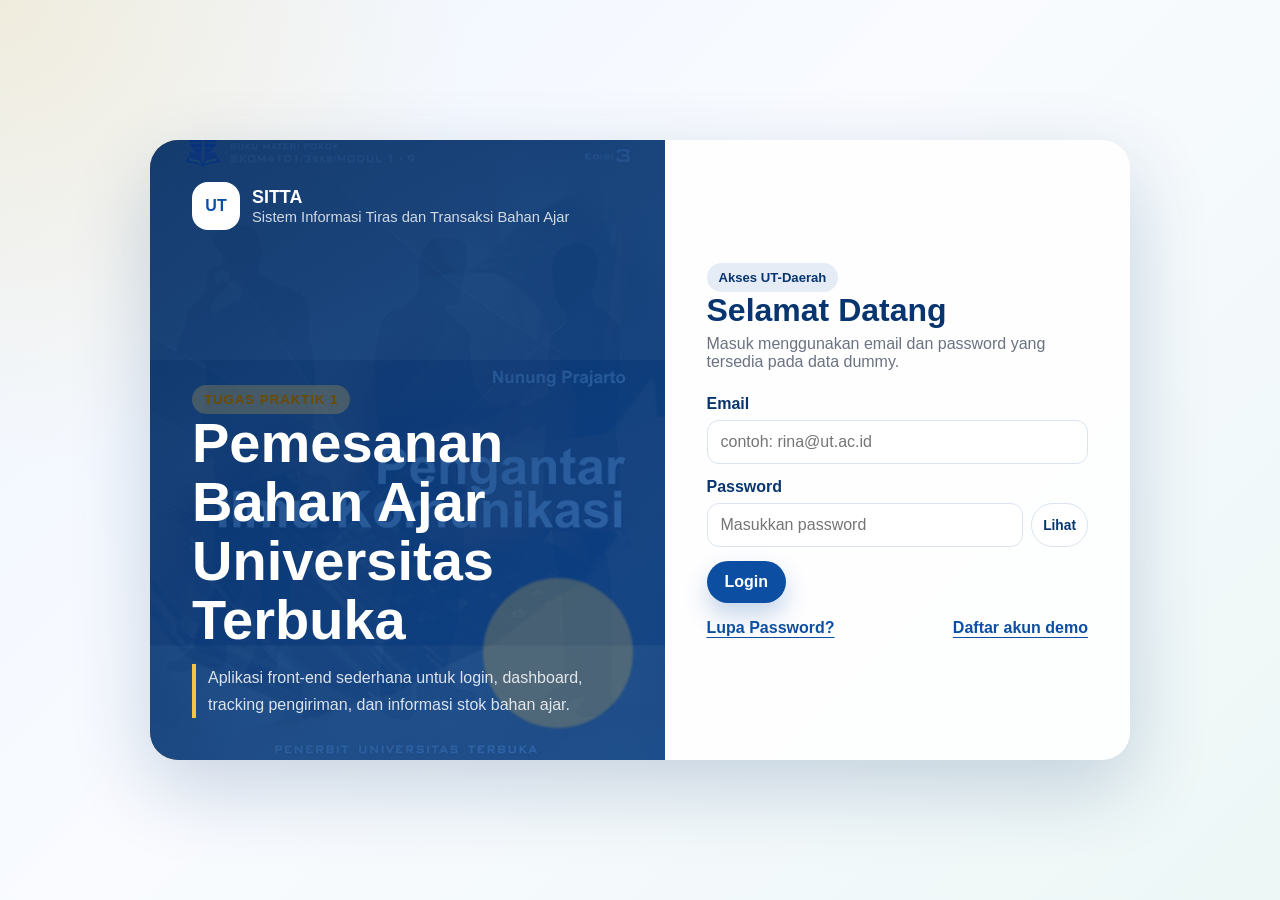
<file: index.html>
<!DOCTYPE html>
<html lang="id">
<head>
  <meta charset="UTF-8">
  <meta name="viewport" content="width=device-width, initial-scale=1.0">
  <meta name="description" content="Halaman login aplikasi pemesanan bahan ajar SITTA Universitas Terbuka.">
  <title>Login | SITTA Bahan Ajar UT</title>
  <link rel="stylesheet" href="css/style.css">

  <style>
    .login-note {
      border-left: 4px solid #f6c343;
      padding-left: 12px;
    }
  </style>
</head>
<body class="auth-page" data-page="login">
  <a class="skip-link" href="#kontenUtama">Lewati ke konten utama</a>

  <main id="kontenUtama" class="auth-shell" aria-label="Halaman login SITTA">
    <section class="auth-hero" aria-labelledby="judulAplikasi">
      <div class="brand" aria-label="Identitas aplikasi">
        <div class="brand-mark">UT</div>
        <div class="brand-text">
          <strong>SITTA</strong>
          <span>Sistem Informasi Tiras dan Transaksi Bahan Ajar</span>
        </div>
      </div>

      <div class="auth-copy">
        <span class="badge badge-warning" style="letter-spacing: 0.08em;">TUGAS PRAKTIK 1</span>
        <h1 id="judulAplikasi">Pemesanan Bahan Ajar Universitas Terbuka</h1>
        <p class="login-note">
          Aplikasi front-end sederhana untuk login, dashboard, tracking pengiriman, dan informasi stok bahan ajar.
        </p>
      </div>
    </section>

    <section class="auth-panel" aria-labelledby="judulLogin">
      <span class="badge">Akses UT-Daerah</span>
      <h2 id="judulLogin">Selamat Datang</h2>
      <p>Masuk menggunakan email dan password yang tersedia pada data dummy.</p>

      <form id="loginForm" novalidate>
        <div class="form-group">
          <label for="email">Email</label>
          <input type="email" id="email" name="email" placeholder="contoh: rina@ut.ac.id" autocomplete="email" required>
        </div>

        <div class="form-group">
          <label for="password">Password</label>
          <div class="password-row">
            <input type="password" id="password" name="password" placeholder="Masukkan password" autocomplete="current-password" required>
            <button class="btn btn-outline btn-small" type="button" id="togglePassword">Lihat</button>
          </div>
        </div>

        <button class="btn btn-primary" type="submit">Login</button>
      </form>

      <div class="login-links" aria-label="Aksi login tambahan">
        <button class="link-button" type="button" data-open-modal="modalLupa">Lupa Password?</button>
        <button class="link-button" type="button" data-open-modal="modalDaftar">Daftar akun demo</button>
      </div>
    </section>
  </main>

  <div class="modal-backdrop" id="modalLupa" role="dialog" aria-modal="true" aria-hidden="true" aria-labelledby="judulLupa">
    <div class="modal">
      <div class="modal-header">
        <h2 id="judulLupa">Lupa Password</h2>
        <button class="modal-close" type="button" data-close-modal aria-label="Tutup modal">×</button>
      </div>
      <div class="modal-body">
        <p>Masukkan email UT. Pada demo ini sistem hanya mengecek apakah email ada di data dummy.</p>
        <form id="forgotForm" novalidate>
          <div class="form-group">
            <label for="forgotEmail">Email UT</label>
            <input type="email" id="forgotEmail" placeholder="nama@ut.ac.id" required>
          </div>
          <button class="btn btn-primary" type="submit">Cek Email</button>
        </form>
      </div>
    </div>
  </div>

  <div class="modal-backdrop" id="modalDaftar" role="dialog" aria-modal="true" aria-hidden="true" aria-labelledby="judulDaftar">
    <div class="modal">
      <div class="modal-header">
        <h2 id="judulDaftar">Daftar Akun Demo</h2>
        <button class="modal-close" type="button" data-close-modal aria-label="Tutup modal">×</button>
      </div>
      <div class="modal-body">
        <p>Form ini mensimulasikan pendaftaran. Data hanya tersimpan sementara saat halaman belum di-refresh.</p>
        <form id="registerForm" novalidate>
          <div class="form-group">
            <label for="registerName">Nama</label>
            <input type="text" id="registerName" placeholder="Nama lengkap" required>
          </div>
          <div class="form-group">
            <label for="registerEmail">Email</label>
            <input type="email" id="registerEmail" placeholder="nama@ut.ac.id" required>
          </div>
          <div class="form-group">
            <label for="registerPassword">Password</label>
            <input type="password" id="registerPassword" placeholder="Minimal 6 karakter" required>
          </div>
          <div class="form-group">
            <label for="registerLocation">Lokasi</label>
            <input type="text" id="registerLocation" placeholder="Contoh: UPBJJ Surabaya" required>
          </div>
          <button class="btn btn-primary" type="submit">Daftar</button>
        </form>
      </div>
    </div>
  </div>

  <div class="modal-backdrop" id="modalFeedback" role="alertdialog" aria-modal="true" aria-hidden="true" aria-labelledby="feedbackTitle" aria-describedby="feedbackMessage">
    <div class="modal">
      <div class="modal-header">
        <h2 id="feedbackTitle">Informasi</h2>
        <button class="modal-close" type="button" data-close-modal aria-label="Tutup modal">×</button>
      </div>
      <div class="modal-body">
        <p id="feedbackMessage"></p>
        <button class="btn btn-primary" type="button" data-close-modal>Mengerti</button>
      </div>
    </div>
  </div>

  <div class="toast" id="toast" role="status" aria-live="polite"></div>

  <script src="js/data.js"></script>
  <script src="js/script.js"></script>
</body>
</html>
</file>
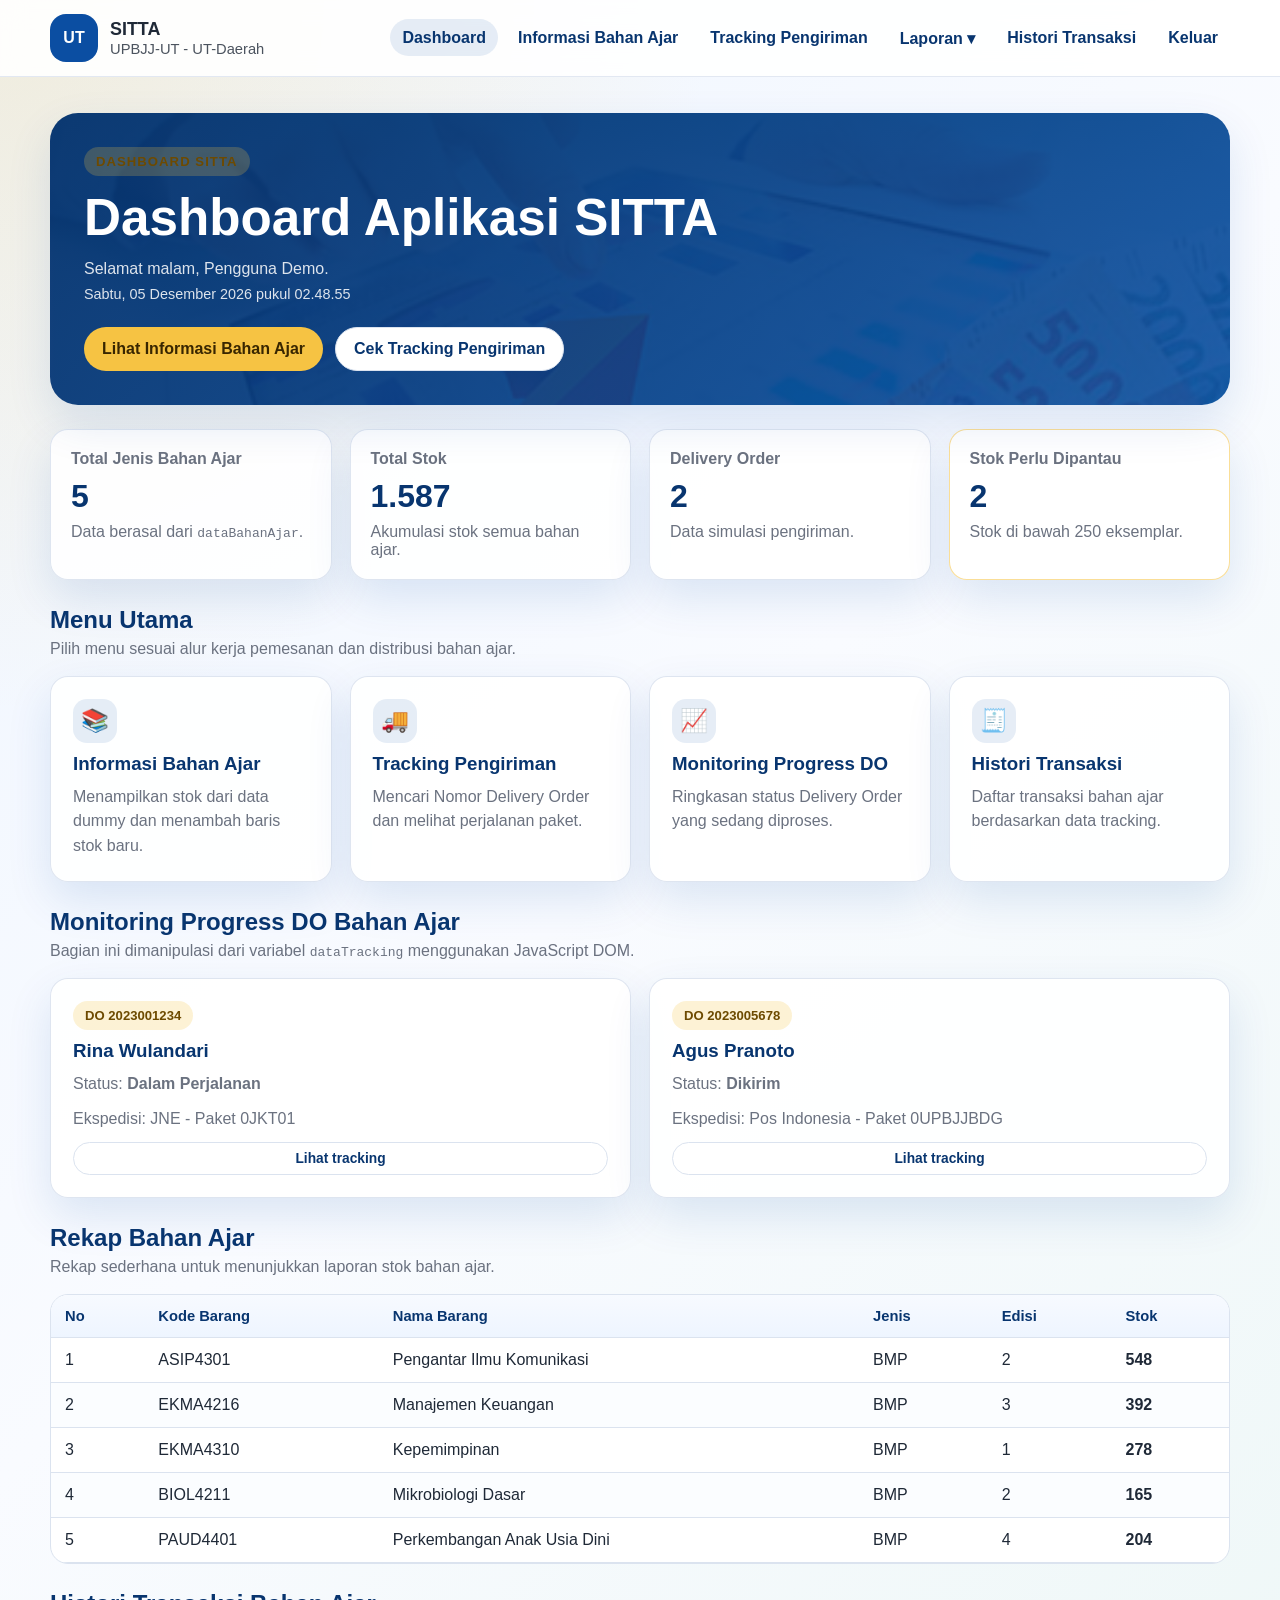
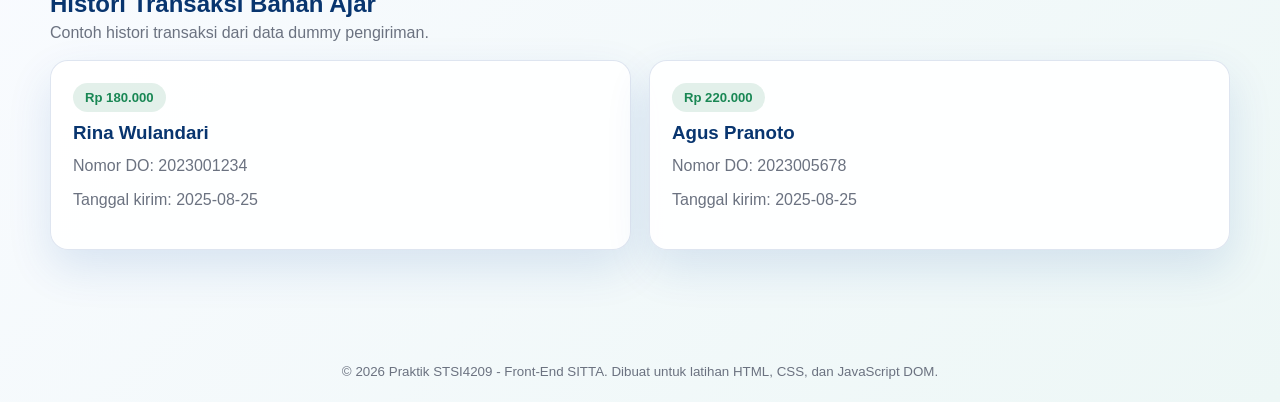
<file: dashboard.html>
<!DOCTYPE html>
<html lang="id">
<head>
  <meta charset="UTF-8">
  <meta name="viewport" content="width=device-width, initial-scale=1.0">
  <meta name="description" content="Dashboard menu aplikasi SITTA untuk pemesanan bahan ajar UT.">
  <title>Dashboard | SITTA Bahan Ajar UT</title>
  <link rel="stylesheet" href="css/style.css">

  <style>
    .dashboard-highlight {
      border: 1px solid rgba(246, 195, 67, 0.55);
      background: rgba(255, 255, 255, 0.96);
    }
  </style>
</head>
<body data-page="dashboard">
  <a class="skip-link" href="#kontenUtama">Lewati ke konten utama</a>

  <header class="site-header">
    <nav class="navbar" aria-label="Navigasi utama">
      <a class="brand" href="dashboard.html" aria-label="Beranda SITTA">
        <div class="brand-mark">UT</div>
        <div class="brand-text">
          <strong>SITTA</strong>
          <span data-user-role>UPBJJ-UT</span>
        </div>
      </a>

      <button class="btn btn-outline mobile-toggle" type="button" data-nav-toggle aria-expanded="false" aria-controls="menuUtama">Menu</button>

      <ul class="nav-links" id="menuUtama" data-nav-menu>
        <li><a class="active" href="dashboard.html">Dashboard</a></li>
        <li><a href="stok.html">Informasi Bahan Ajar</a></li>
        <li><a href="tracking.html">Tracking Pengiriman</a></li>
        <li class="dropdown">
          <button class="nav-button" type="button">Laporan ▾</button>
          <div class="dropdown-menu" aria-label="Submenu laporan">
            <a href="#monitoring">Monitoring Progress DO</a>
            <a href="#rekap">Rekap Bahan Ajar</a>
          </div>
        </li>
        <li><a href="#histori">Histori Transaksi</a></li>
        <li><button class="nav-button" type="button" data-logout>Keluar</button></li>
      </ul>
    </nav>
  </header>

  <main id="kontenUtama" class="page-main">
    <div class="container">
      <section class="hero-card" aria-labelledby="judulDashboard">
        <span class="badge badge-warning" style="letter-spacing: 0.08em;">DASHBOARD SITTA</span>
        <h1 id="judulDashboard">Dashboard Aplikasi SITTA</h1>
        <p id="greetingText">Selamat datang.</p>
        <p id="clockText" class="help-text"></p>
        <div class="hero-actions">
          <a class="btn btn-secondary" href="stok.html">Lihat Informasi Bahan Ajar</a>
          <a class="btn btn-outline" href="tracking.html">Cek Tracking Pengiriman</a>
        </div>
      </section>

      <section class="grid grid-4" aria-label="Ringkasan dashboard">
        <article class="card summary-card">
          <span>Total Jenis Bahan Ajar</span>
          <strong id="summaryBahan">0</strong>
          <p>Data berasal dari <code>dataBahanAjar</code>.</p>
        </article>
        <article class="card summary-card">
          <span>Total Stok</span>
          <strong id="summaryStok">0</strong>
          <p>Akumulasi stok semua bahan ajar.</p>
        </article>
        <article class="card summary-card">
          <span>Delivery Order</span>
          <strong id="summaryDO">0</strong>
          <p>Data simulasi pengiriman.</p>
        </article>
        <article class="card summary-card dashboard-highlight">
          <span>Stok Perlu Dipantau</span>
          <strong id="summaryMinim">0</strong>
          <p>Stok di bawah 250 eksemplar.</p>
        </article>
      </section>

      <section class="site-section" aria-labelledby="judulMenu">
        <div class="section-title">
          <div>
            <h2 id="judulMenu">Menu Utama</h2>
            <p>Pilih menu sesuai alur kerja pemesanan dan distribusi bahan ajar.</p>
          </div>
        </div>

        <div class="grid grid-4">
          <a class="card menu-card" href="stok.html">
            <span class="menu-icon">📚</span>
            <h3>Informasi Bahan Ajar</h3>
            <p>Menampilkan stok dari data dummy dan menambah baris stok baru.</p>
          </a>
          <a class="card menu-card" href="tracking.html">
            <span class="menu-icon">🚚</span>
            <h3>Tracking Pengiriman</h3>
            <p>Mencari Nomor Delivery Order dan melihat perjalanan paket.</p>
          </a>
          <a class="card menu-card" href="#monitoring">
            <span class="menu-icon">📈</span>
            <h3>Monitoring Progress DO</h3>
            <p>Ringkasan status Delivery Order yang sedang diproses.</p>
          </a>
          <a class="card menu-card" href="#histori">
            <span class="menu-icon">🧾</span>
            <h3>Histori Transaksi</h3>
            <p>Daftar transaksi bahan ajar berdasarkan data tracking.</p>
          </a>
        </div>
      </section>

      <section class="site-section" id="monitoring" aria-labelledby="judulMonitoring">
        <div class="section-title">
          <div>
            <h2 id="judulMonitoring">Monitoring Progress DO Bahan Ajar</h2>
            <p>Bagian ini dimanipulasi dari variabel <code>dataTracking</code> menggunakan JavaScript DOM.</p>
          </div>
        </div>
        <div class="grid grid-2" id="monitoringList"></div>
      </section>

      <section class="site-section" id="rekap" aria-labelledby="judulRekap">
        <div class="section-title">
          <div>
            <h2 id="judulRekap">Rekap Bahan Ajar</h2>
            <p>Rekap sederhana untuk menunjukkan laporan stok bahan ajar.</p>
          </div>
        </div>
        <div class="table-wrap">
          <table aria-label="Tabel rekap bahan ajar">
            <thead>
              <tr>
                <th>No</th>
                <th>Kode Barang</th>
                <th>Nama Barang</th>
                <th>Jenis</th>
                <th>Edisi</th>
                <th>Stok</th>
              </tr>
            </thead>
            <tbody id="rekapBody"></tbody>
          </table>
        </div>
      </section>

      <section class="site-section" id="histori" aria-labelledby="judulHistori">
        <div class="section-title">
          <div>
            <h2 id="judulHistori">Histori Transaksi Bahan Ajar</h2>
            <p>Contoh histori transaksi dari data dummy pengiriman.</p>
          </div>
        </div>
        <div class="grid grid-2" id="historyList"></div>
      </section>
    </div>
  </main>

  <footer class="site-footer">
    <div class="container">
      <small>&copy; 2026 Praktik STSI4209 - Front-End SITTA. Dibuat untuk latihan HTML, CSS, dan JavaScript DOM.</small>
    </div>
  </footer>

  <div class="toast" id="toast" role="status" aria-live="polite"></div>

  <script src="js/data.js"></script>
  <script src="js/script.js"></script>
</body>
</html>
</file>
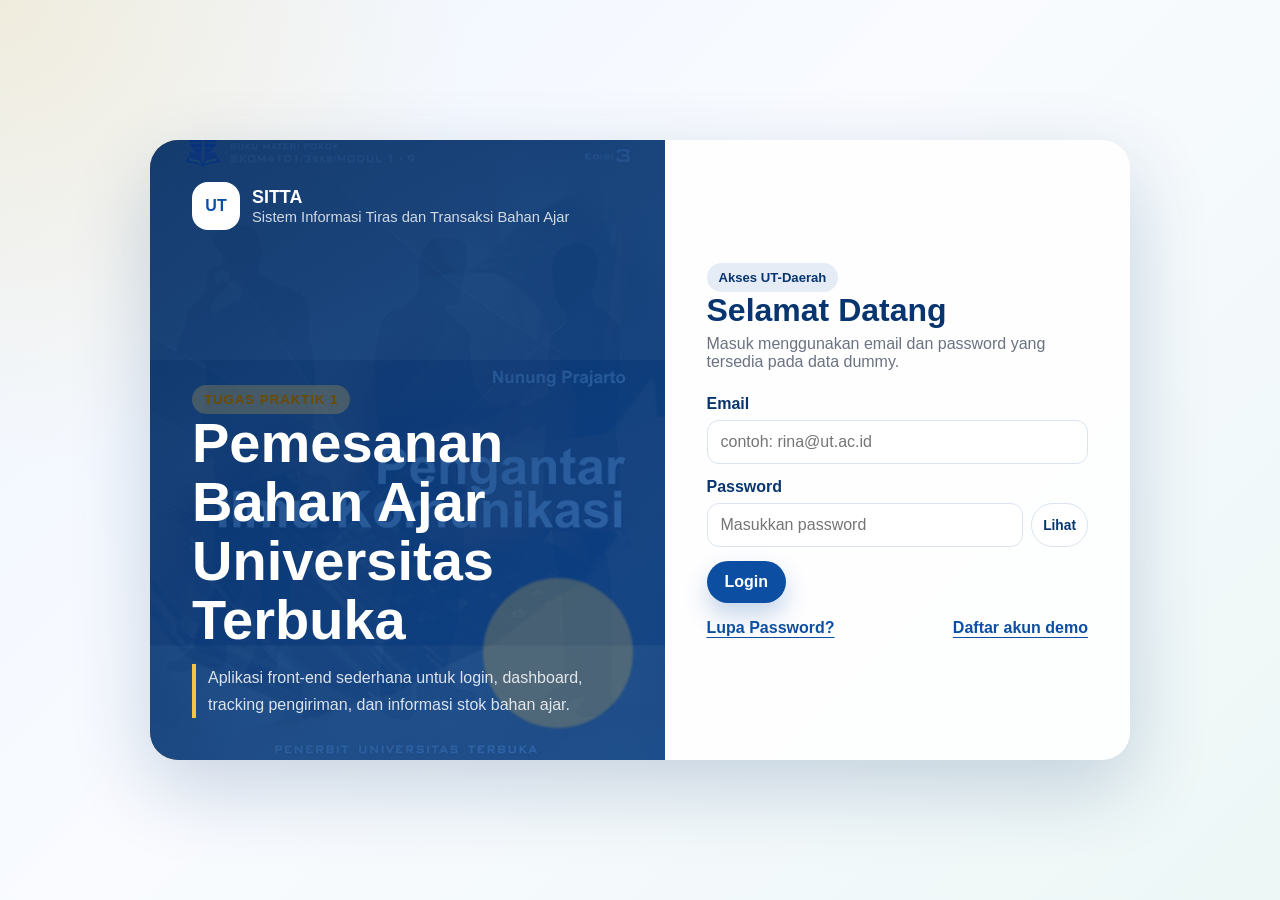
<file: login.html>
<!DOCTYPE html>
<html lang="id">
<head>
  <meta charset="UTF-8">
  <meta name="viewport" content="width=device-width, initial-scale=1.0">
  <meta name="description" content="Halaman login aplikasi pemesanan bahan ajar SITTA Universitas Terbuka.">
  <title>Login | SITTA Bahan Ajar UT</title>
  <link rel="stylesheet" href="css/style.css">

  <style>
    .login-note {
      border-left: 4px solid #f6c343;
      padding-left: 12px;
    }
  </style>
</head>
<body class="auth-page" data-page="login">
  <a class="skip-link" href="#kontenUtama">Lewati ke konten utama</a>

  <main id="kontenUtama" class="auth-shell" aria-label="Halaman login SITTA">
    <section class="auth-hero" aria-labelledby="judulAplikasi">
      <div class="brand" aria-label="Identitas aplikasi">
        <div class="brand-mark">UT</div>
        <div class="brand-text">
          <strong>SITTA</strong>
          <span>Sistem Informasi Tiras dan Transaksi Bahan Ajar</span>
        </div>
      </div>

      <div class="auth-copy">
        <span class="badge badge-warning" style="letter-spacing: 0.08em;">TUGAS PRAKTIK 1</span>
        <h1 id="judulAplikasi">Pemesanan Bahan Ajar Universitas Terbuka</h1>
        <p class="login-note">
          Aplikasi front-end sederhana untuk login, dashboard, tracking pengiriman, dan informasi stok bahan ajar.
        </p>
      </div>
    </section>

    <section class="auth-panel" aria-labelledby="judulLogin">
      <span class="badge">Akses UT-Daerah</span>
      <h2 id="judulLogin">Selamat Datang</h2>
      <p>Masuk menggunakan email dan password yang tersedia pada data dummy.</p>

      <form id="loginForm" novalidate>
        <div class="form-group">
          <label for="email">Email</label>
          <input type="email" id="email" name="email" placeholder="contoh: rina@ut.ac.id" autocomplete="email" required>
        </div>

        <div class="form-group">
          <label for="password">Password</label>
          <div class="password-row">
            <input type="password" id="password" name="password" placeholder="Masukkan password" autocomplete="current-password" required>
            <button class="btn btn-outline btn-small" type="button" id="togglePassword">Lihat</button>
          </div>
        </div>

        <button class="btn btn-primary" type="submit">Login</button>
      </form>

      <div class="login-links" aria-label="Aksi login tambahan">
        <button class="link-button" type="button" data-open-modal="modalLupa">Lupa Password?</button>
        <button class="link-button" type="button" data-open-modal="modalDaftar">Daftar akun demo</button>
      </div>

      
    </section>
  </main>

  <div class="modal-backdrop" id="modalLupa" role="dialog" aria-modal="true" aria-hidden="true" aria-labelledby="judulLupa">
    <div class="modal">
      <div class="modal-header">
        <h2 id="judulLupa">Lupa Password</h2>
        <button class="modal-close" type="button" data-close-modal aria-label="Tutup modal">×</button>
      </div>
      <div class="modal-body">
        <p>Masukkan email UT. Pada demo ini sistem hanya mengecek apakah email ada di data dummy.</p>
        <form id="forgotForm" novalidate>
          <div class="form-group">
            <label for="forgotEmail">Email UT</label>
            <input type="email" id="forgotEmail" placeholder="nama@ut.ac.id" required>
          </div>
          <button class="btn btn-primary" type="submit">Cek Email</button>
        </form>
      </div>
    </div>
  </div>

  <div class="modal-backdrop" id="modalDaftar" role="dialog" aria-modal="true" aria-hidden="true" aria-labelledby="judulDaftar">
    <div class="modal">
      <div class="modal-header">
        <h2 id="judulDaftar">Daftar Akun Demo</h2>
        <button class="modal-close" type="button" data-close-modal aria-label="Tutup modal">×</button>
      </div>
      <div class="modal-body">
        <p>Form ini mensimulasikan pendaftaran. Data hanya tersimpan sementara saat halaman belum di-refresh.</p>
        <form id="registerForm" novalidate>
          <div class="form-group">
            <label for="registerName">Nama</label>
            <input type="text" id="registerName" placeholder="Nama lengkap" required>
          </div>
          <div class="form-group">
            <label for="registerEmail">Email</label>
            <input type="email" id="registerEmail" placeholder="nama@ut.ac.id" required>
          </div>
          <div class="form-group">
            <label for="registerPassword">Password</label>
            <input type="password" id="registerPassword" placeholder="Minimal 6 karakter" required>
          </div>
          <div class="form-group">
            <label for="registerLocation">Lokasi</label>
            <input type="text" id="registerLocation" placeholder="Contoh: UPBJJ Surabaya" required>
          </div>
          <button class="btn btn-primary" type="submit">Daftar</button>
        </form>
      </div>
    </div>
  </div>

  <div class="modal-backdrop" id="modalFeedback" role="alertdialog" aria-modal="true" aria-hidden="true" aria-labelledby="feedbackTitle" aria-describedby="feedbackMessage">
    <div class="modal">
      <div class="modal-header">
        <h2 id="feedbackTitle">Informasi</h2>
        <button class="modal-close" type="button" data-close-modal aria-label="Tutup modal">×</button>
      </div>
      <div class="modal-body">
        <p id="feedbackMessage"></p>
        <button class="btn btn-primary" type="button" data-close-modal>Mengerti</button>
      </div>
    </div>
  </div>

  <div class="toast" id="toast" role="status" aria-live="polite"></div>

  <script src="js/data.js"></script>
  <script src="js/script.js"></script>
</body>
</html>
</file>
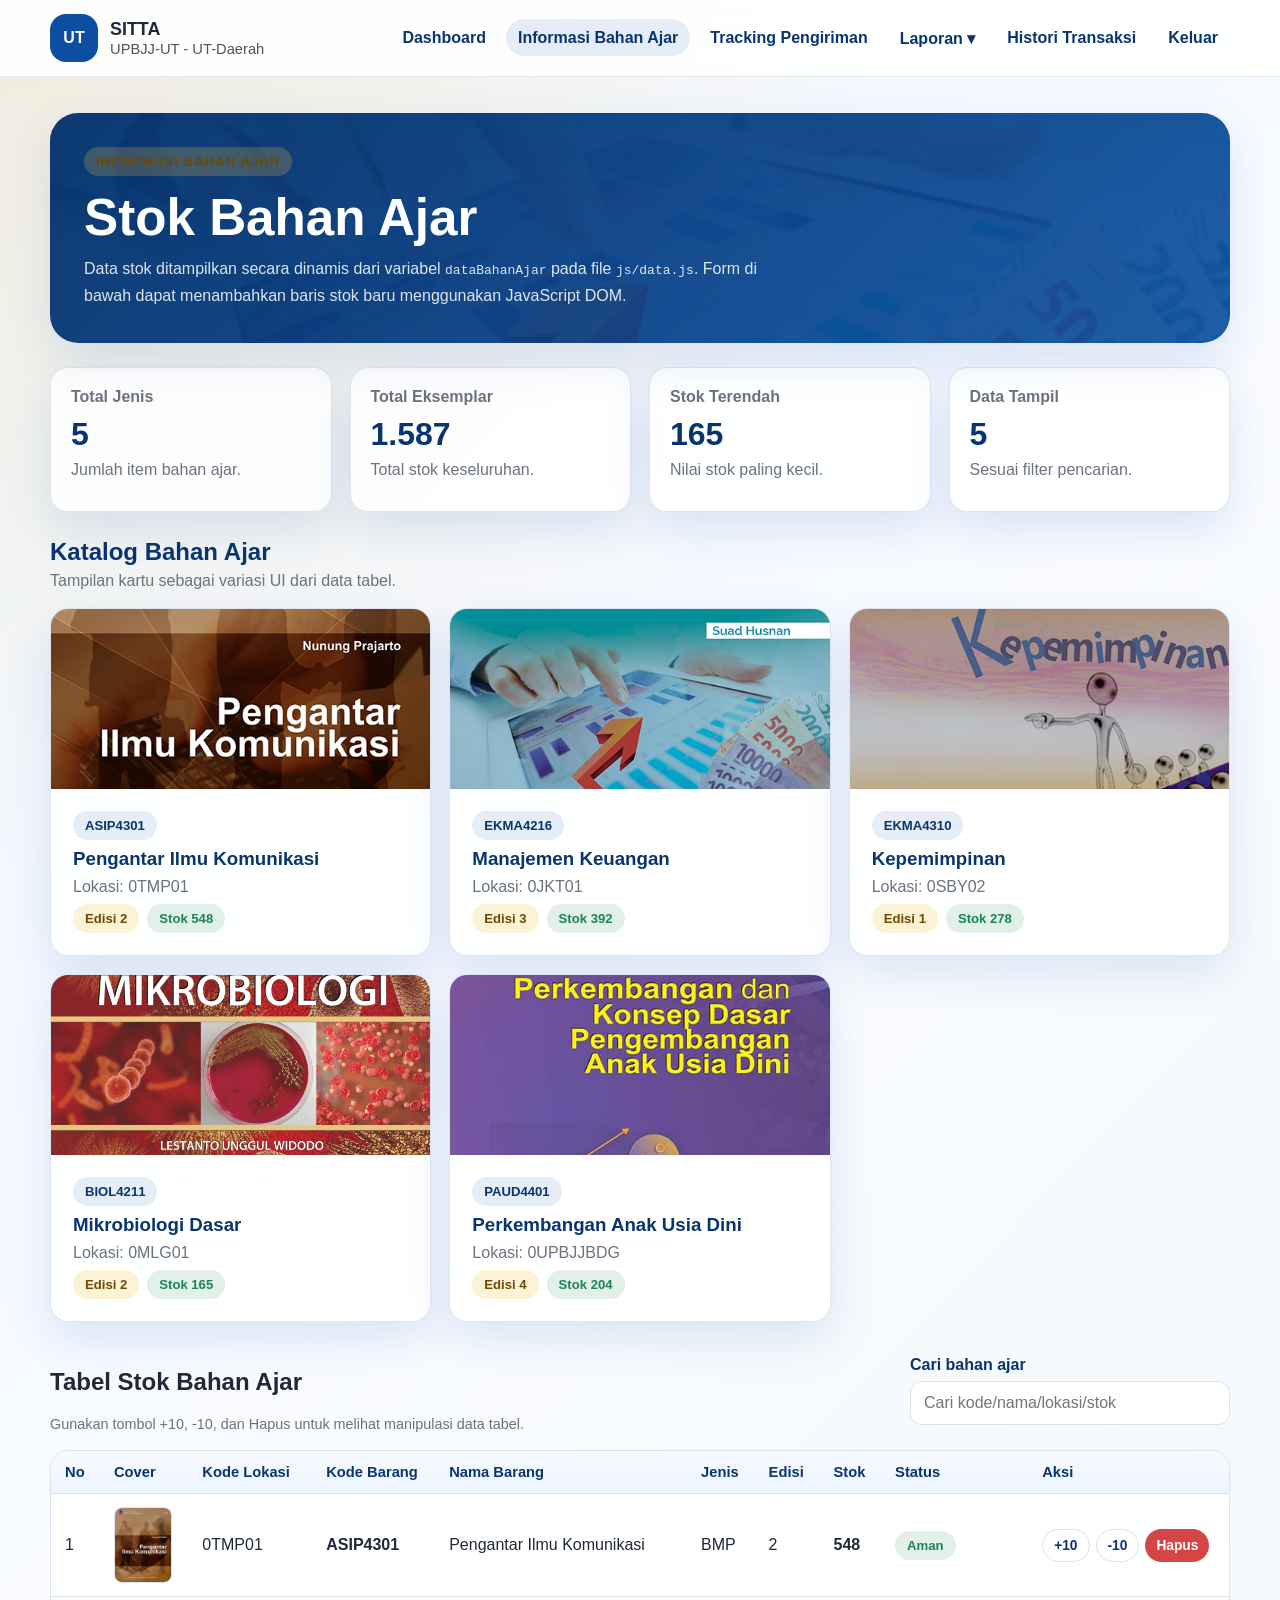
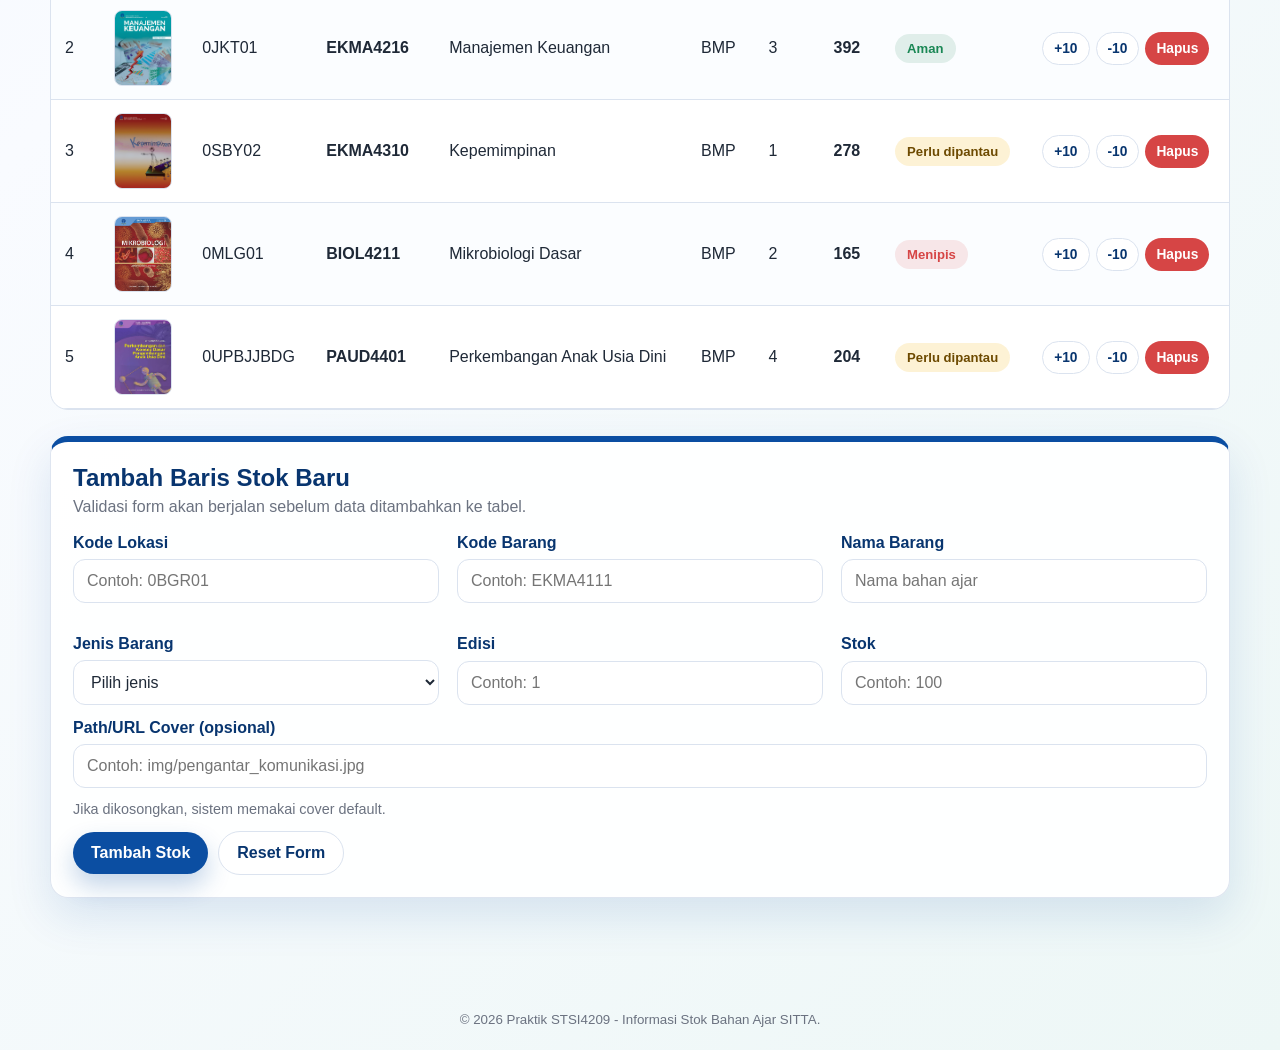
<file: stok.html>
<!DOCTYPE html>
<html lang="id">
<head>
  <meta charset="UTF-8">
  <meta name="viewport" content="width=device-width, initial-scale=1.0">
  <meta name="description" content="Halaman informasi stok bahan ajar SITTA UT yang ditampilkan dinamis dari data dummy JavaScript.">
  <title>Informasi Bahan Ajar | SITTA Bahan Ajar UT</title>
  <link rel="stylesheet" href="css/style.css">

  <style>
    .stock-form-card {
      border-top: 6px solid #0b4ea2;
    }
  </style>
</head>
<body data-page="stok">
  <a class="skip-link" href="#kontenUtama">Lewati ke konten utama</a>

  <header class="site-header">
    <nav class="navbar" aria-label="Navigasi utama">
      <a class="brand" href="dashboard.html" aria-label="Beranda SITTA">
        <div class="brand-mark">UT</div>
        <div class="brand-text">
          <strong>SITTA</strong>
          <span data-user-role>UPBJJ-UT</span>
        </div>
      </a>

      <button class="btn btn-outline mobile-toggle" type="button" data-nav-toggle aria-expanded="false" aria-controls="menuUtama">Menu</button>

      <ul class="nav-links" id="menuUtama" data-nav-menu>
        <li><a href="dashboard.html">Dashboard</a></li>
        <li><a class="active" href="stok.html">Informasi Bahan Ajar</a></li>
        <li><a href="tracking.html">Tracking Pengiriman</a></li>
        <li class="dropdown">
          <button class="nav-button" type="button">Laporan ▾</button>
          <div class="dropdown-menu" aria-label="Submenu laporan">
            <a href="dashboard.html#monitoring">Monitoring Progress DO</a>
            <a href="dashboard.html#rekap">Rekap Bahan Ajar</a>
          </div>
        </li>
        <li><a href="dashboard.html#histori">Histori Transaksi</a></li>
        <li><button class="nav-button" type="button" data-logout>Keluar</button></li>
      </ul>
    </nav>
  </header>

  <main id="kontenUtama" class="page-main">
    <div class="container">
      <section class="hero-card" aria-labelledby="judulStok">
        <span class="badge badge-warning" style="letter-spacing: 0.08em;">INFORMASI BAHAN AJAR</span>
        <h1 id="judulStok">Stok Bahan Ajar</h1>
        <p>Data stok ditampilkan secara dinamis dari variabel <code>dataBahanAjar</code> pada file <code>js/data.js</code>. Form di bawah dapat menambahkan baris stok baru menggunakan JavaScript DOM.</p>
      </section>

      <section class="grid grid-4" aria-label="Ringkasan stok bahan ajar">
        <article class="card summary-card">
          <span>Total Jenis</span>
          <strong id="stockTotalJenis">0</strong>
          <p>Jumlah item bahan ajar.</p>
        </article>
        <article class="card summary-card">
          <span>Total Eksemplar</span>
          <strong id="stockTotalEksemplar">0</strong>
          <p>Total stok keseluruhan.</p>
        </article>
        <article class="card summary-card">
          <span>Stok Terendah</span>
          <strong id="stockTerendah">0</strong>
          <p>Nilai stok paling kecil.</p>
        </article>
        <article class="card summary-card">
          <span>Data Tampil</span>
          <strong id="stockFiltered">0</strong>
          <p>Sesuai filter pencarian.</p>
        </article>
      </section>

      <section class="site-section" aria-labelledby="judulKatalog">
        <div class="section-title">
          <div>
            <h2 id="judulKatalog">Katalog Bahan Ajar</h2>
            <p>Tampilan kartu sebagai variasi UI dari data tabel.</p>
          </div>
        </div>
        <div class="grid grid-3" id="stockCards"></div>
      </section>

      <section class="site-section" aria-labelledby="judulTabelStok">
        <div class="toolbar">
          <div>
            <h2 id="judulTabelStok">Tabel Stok Bahan Ajar</h2>
            <p class="help-text">Gunakan tombol +10, -10, dan Hapus untuk melihat manipulasi data tabel.</p>
          </div>
          <div class="form-group">
            <label for="searchStock">Cari bahan ajar</label>
            <input type="search" id="searchStock" placeholder="Cari kode/nama/lokasi/stok">
          </div>
        </div>

        <div class="table-wrap">
          <table aria-label="Tabel informasi stok bahan ajar">
            <thead>
              <tr>
                <th>No</th>
                <th>Cover</th>
                <th>Kode Lokasi</th>
                <th>Kode Barang</th>
                <th>Nama Barang</th>
                <th>Jenis</th>
                <th>Edisi</th>
                <th>Stok</th>
                <th>Status</th>
                <th>Aksi</th>
              </tr>
            </thead>
            <tbody id="stockBody"></tbody>
          </table>
        </div>
      </section>

      <section class="site-section" aria-labelledby="judulTambahStok">
        <article class="card card-body stock-form-card">
          <div class="section-title">
            <div>
              <h2 id="judulTambahStok">Tambah Baris Stok Baru</h2>
              <p>Validasi form akan berjalan sebelum data ditambahkan ke tabel.</p>
            </div>
          </div>

          <form id="stockForm" novalidate>
            <div class="grid grid-3">
              <div class="form-group">
                <label for="kodeLokasi">Kode Lokasi</label>
                <input type="text" id="kodeLokasi" placeholder="Contoh: 0BGR01" required>
              </div>
              <div class="form-group">
                <label for="kodeBarang">Kode Barang</label>
                <input type="text" id="kodeBarang" placeholder="Contoh: EKMA4111" required>
              </div>
              <div class="form-group">
                <label for="namaBarang">Nama Barang</label>
                <input type="text" id="namaBarang" placeholder="Nama bahan ajar" required>
              </div>
              <div class="form-group">
                <label for="jenisBarang">Jenis Barang</label>
                <select id="jenisBarang" required>
                  <option value="">Pilih jenis</option>
                  <option value="BMP">BMP</option>
                  <option value="Non-BMP">Non-BMP</option>
                  <option value="Digital">Digital</option>
                </select>
              </div>
              <div class="form-group">
                <label for="edisi">Edisi</label>
                <input type="number" id="edisi" min="1" placeholder="Contoh: 1" required>
              </div>
              <div class="form-group">
                <label for="stok">Stok</label>
                <input type="number" id="stok" min="0" placeholder="Contoh: 100" required>
              </div>
            </div>

            <div class="form-group">
              <label for="cover">Path/URL Cover (opsional)</label>
              <input type="text" id="cover" placeholder="Contoh: img/pengantar_komunikasi.jpg">
              <p class="help-text">Jika dikosongkan, sistem memakai cover default.</p>
            </div>

            <div class="form-actions">
              <button class="btn btn-primary" type="submit">Tambah Stok</button>
              <button class="btn btn-outline" type="reset">Reset Form</button>
            </div>
          </form>
        </article>
      </section>
    </div>
  </main>

  <footer class="site-footer">
    <div class="container">
      <small>&copy; 2026 Praktik STSI4209 - Informasi Stok Bahan Ajar SITTA.</small>
    </div>
  </footer>

  <div class="modal-backdrop" id="modalFeedback" role="alertdialog" aria-modal="true" aria-hidden="true" aria-labelledby="feedbackTitle" aria-describedby="feedbackMessage">
    <div class="modal">
      <div class="modal-header">
        <h2 id="feedbackTitle">Informasi</h2>
        <button class="modal-close" type="button" data-close-modal aria-label="Tutup modal">×</button>
      </div>
      <div class="modal-body">
        <p id="feedbackMessage"></p>
        <button class="btn btn-primary" type="button" data-close-modal>Mengerti</button>
      </div>
    </div>
  </div>

  <div class="toast" id="toast" role="status" aria-live="polite"></div>

  <script src="js/data.js"></script>
  <script src="js/script.js"></script>
</body>
</html>
</file>
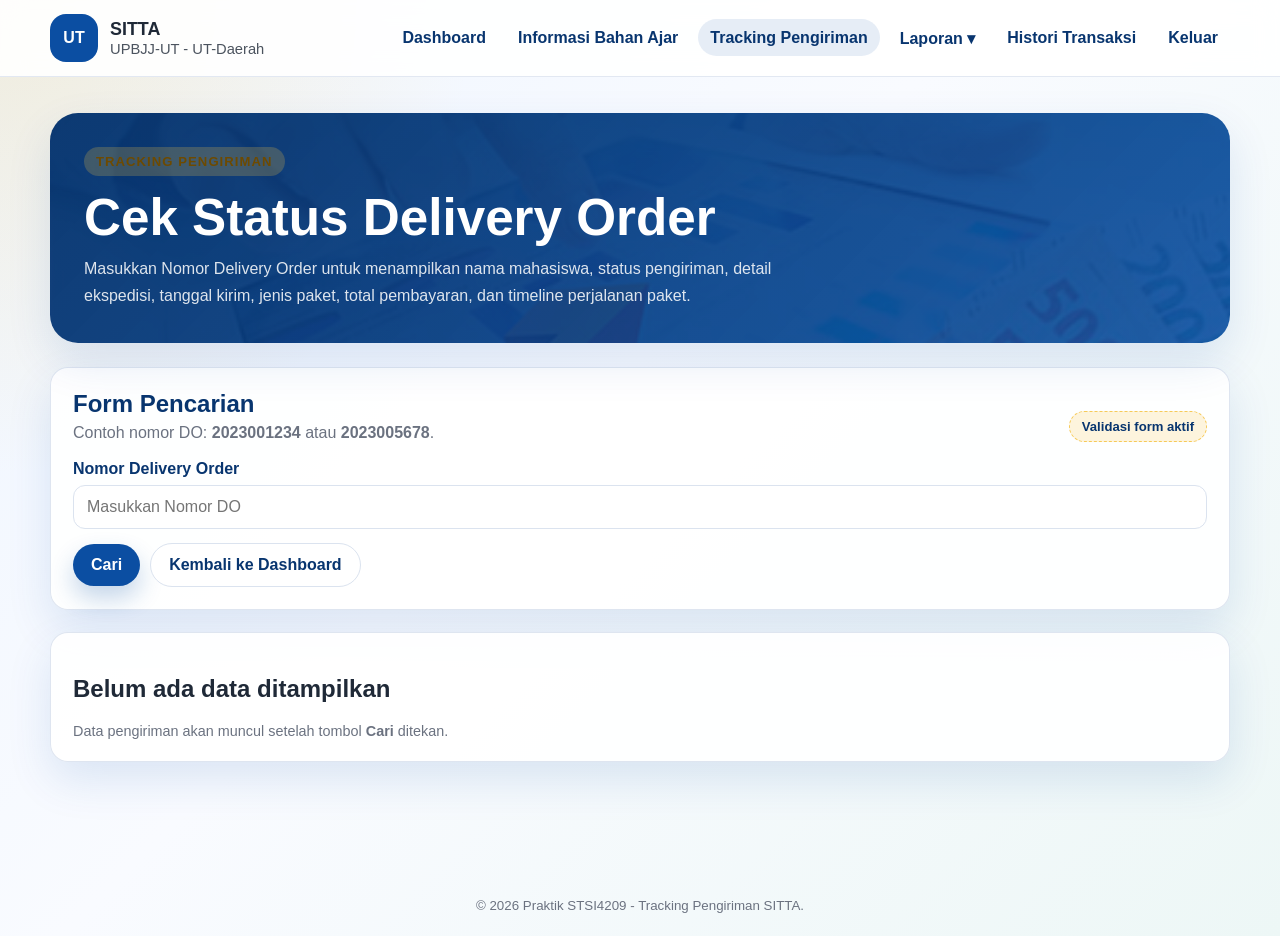
<file: tracking.html>
<!DOCTYPE html>
<html lang="id">
<head>
  <meta charset="UTF-8">
  <meta name="viewport" content="width=device-width, initial-scale=1.0">
  <meta name="description" content="Halaman tracking pengiriman bahan ajar SITTA UT berdasarkan nomor Delivery Order.">
  <title>Tracking Pengiriman | SITTA Bahan Ajar UT</title>
  <link rel="stylesheet" href="css/style.css">

  <style>
    .tracking-tip {
      background: rgba(246, 195, 67, 0.18);
      border: 1px dashed rgba(246, 195, 67, 0.85);
    }
  </style>
</head>
<body data-page="tracking">
  <a class="skip-link" href="#kontenUtama">Lewati ke konten utama</a>

  <header class="site-header">
    <nav class="navbar" aria-label="Navigasi utama">
      <a class="brand" href="dashboard.html" aria-label="Beranda SITTA">
        <div class="brand-mark">UT</div>
        <div class="brand-text">
          <strong>SITTA</strong>
          <span data-user-role>UPBJJ-UT</span>
        </div>
      </a>

      <button class="btn btn-outline mobile-toggle" type="button" data-nav-toggle aria-expanded="false" aria-controls="menuUtama">Menu</button>

      <ul class="nav-links" id="menuUtama" data-nav-menu>
        <li><a href="dashboard.html">Dashboard</a></li>
        <li><a href="stok.html">Informasi Bahan Ajar</a></li>
        <li><a class="active" href="tracking.html">Tracking Pengiriman</a></li>
        <li class="dropdown">
          <button class="nav-button" type="button">Laporan ▾</button>
          <div class="dropdown-menu" aria-label="Submenu laporan">
            <a href="dashboard.html#monitoring">Monitoring Progress DO</a>
            <a href="dashboard.html#rekap">Rekap Bahan Ajar</a>
          </div>
        </li>
        <li><a href="dashboard.html#histori">Histori Transaksi</a></li>
        <li><button class="nav-button" type="button" data-logout>Keluar</button></li>
      </ul>
    </nav>
  </header>

  <main id="kontenUtama" class="page-main">
    <div class="container">
      <section class="hero-card" aria-labelledby="judulTracking">
        <span class="badge badge-warning" style="letter-spacing: 0.08em;">TRACKING PENGIRIMAN</span>
        <h1 id="judulTracking">Cek Status Delivery Order</h1>
        <p>Masukkan Nomor Delivery Order untuk menampilkan nama mahasiswa, status pengiriman, detail ekspedisi, tanggal kirim, jenis paket, total pembayaran, dan timeline perjalanan paket.</p>
      </section>

      <section class="card search-panel" aria-labelledby="judulPencarian">
        <div class="section-title">
          <div>
            <h2 id="judulPencarian">Form Pencarian</h2>
            <p>Contoh nomor DO: <strong>2023001234</strong> atau <strong>2023005678</strong>.</p>
          </div>
          <span class="badge tracking-tip">Validasi form aktif</span>
        </div>

        <form id="trackingForm" novalidate>
          <div class="form-group">
            <label for="nomorDO">Nomor Delivery Order</label>
            <input type="text" id="nomorDO" name="nomorDO" list="doOptions" placeholder="Masukkan Nomor DO" required>
            <datalist id="doOptions"></datalist>
          </div>
          <div class="form-actions">
            <button class="btn btn-primary" type="submit">Cari</button>
            <a class="btn btn-outline" href="dashboard.html">Kembali ke Dashboard</a>
          </div>
        </form>
      </section>

      <section class="card search-panel" id="trackingEmpty" aria-label="Informasi awal tracking">
        <h2>Belum ada data ditampilkan</h2>
        <p class="help-text">Data pengiriman akan muncul setelah tombol <strong>Cari</strong> ditekan.</p>
      </section>

      <section class="tracking-result" id="trackingResult" aria-labelledby="judulHasilTracking">
        <div class="result-header">
          <article class="delivery-card" aria-label="Ringkasan pengiriman">
            <span class="badge badge-warning">Nomor DO <span id="trackingDO">-</span></span>
            <h2 id="trackingNama">Nama Mahasiswa</h2>
            <p>Status: <strong id="trackingStatus">-</strong></p>
            <div class="progress-box" aria-label="Progress pengiriman">
              <div class="progress-label">
                <span>Progress Pengiriman</span>
                <span id="trackingProgressText">0%</span>
              </div>
              <div class="progress-bar">
                <div class="progress-fill" id="trackingProgressFill"></div>
              </div>
            </div>
          </article>

          <article class="card detail-list" aria-labelledby="judulHasilTracking">
            <h2 id="judulHasilTracking">Detail Ekspedisi</h2>
            <dl>
              <dt>Ekspedisi</dt>
              <dd id="trackingEkspedisi">-</dd>
              <dt>Tanggal Kirim</dt>
              <dd id="trackingTanggal">-</dd>
              <dt>Jenis Paket</dt>
              <dd id="trackingPaket">-</dd>
              <dt>Total Bayar</dt>
              <dd id="trackingTotal">-</dd>
            </dl>
          </article>
        </div>

        <article class="card card-body site-section" aria-labelledby="judulTimeline">
          <h2 id="judulTimeline">Perjalanan Paket</h2>
          <ol class="timeline" id="trackingTimeline"></ol>
        </article>
      </section>
    </div>
  </main>

  <footer class="site-footer">
    <div class="container">
      <small>&copy; 2026 Praktik STSI4209 - Tracking Pengiriman SITTA.</small>
    </div>
  </footer>

  <div class="modal-backdrop" id="modalFeedback" role="alertdialog" aria-modal="true" aria-hidden="true" aria-labelledby="feedbackTitle" aria-describedby="feedbackMessage">
    <div class="modal">
      <div class="modal-header">
        <h2 id="feedbackTitle">Informasi</h2>
        <button class="modal-close" type="button" data-close-modal aria-label="Tutup modal">×</button>
      </div>
      <div class="modal-body">
        <p id="feedbackMessage"></p>
        <button class="btn btn-primary" type="button" data-close-modal>Mengerti</button>
      </div>
    </div>
  </div>

  <div class="toast" id="toast" role="status" aria-live="polite"></div>

  <script src="js/data.js"></script>
  <script src="js/script.js"></script>
</body>
</html>
</file>
<file: css/style.css>
:root {
  --primary: #0b4ea2;
  --primary-dark: #08356f;
  --secondary: #f6c343;
  --accent: #16a085;
  --danger: #d64545;
  --warning: #f39c12;
  --success: #198754;
  --surface: #ffffff;
  --surface-soft: #f4f7fb;
  --text: #1f2937;
  --muted: #6b7280;
  --border: #dbe3ef;
  --shadow: 0 18px 45px rgba(11, 78, 162, 0.12);
  --radius: 18px;
  --radius-sm: 10px;
  --max-width: 1180px;
}

* {
  box-sizing: border-box;
}

html {
  scroll-behavior: smooth;
}

body {
  margin: 0;
  min-height: 100vh;
  font-family: "Segoe UI", Arial, sans-serif;
  color: var(--text);
  background:
    radial-gradient(circle at top left, rgba(246, 195, 67, 0.18), transparent 30%),
    linear-gradient(135deg, #eef5ff 0%, #f9fbff 45%, #edf7f6 100%);
}

body.auth-page {
  display: grid;
  place-items: center;
  padding: 24px;
}

img {
  max-width: 100%;
  display: block;
}

a {
  color: inherit;
  text-decoration: none;
}

button,
input,
select,
textarea {
  font: inherit;
}

button {
  cursor: pointer;
}

.skip-link {
  position: absolute;
  left: 12px;
  top: -60px;
  z-index: 1000;
  padding: 10px 14px;
  border-radius: 999px;
  background: var(--primary-dark);
  color: #fff;
  transition: top 0.2s ease;
}

.skip-link:focus {
  top: 12px;
}

.container {
  width: min(100% - 32px, var(--max-width));
  margin: 0 auto;
}

/* =========================
   Komponen umum
   ========================= */

.btn {
  border: 0;
  border-radius: 999px;
  padding: 12px 18px;
  display: inline-flex;
  align-items: center;
  justify-content: center;
  gap: 8px;
  font-weight: 700;
  transition: transform 0.15s ease, box-shadow 0.15s ease, background 0.15s ease;
}

.btn:hover {
  transform: translateY(-1px);
}

.btn-primary {
  background: var(--primary);
  color: #fff;
  box-shadow: 0 12px 25px rgba(11, 78, 162, 0.24);
}

.btn-primary:hover {
  background: var(--primary-dark);
}

.btn-secondary {
  background: var(--secondary);
  color: #382600;
}

.btn-outline {
  border: 1px solid var(--border);
  background: #fff;
  color: var(--primary-dark);
}

.btn-danger {
  background: var(--danger);
  color: #fff;
}

.btn-small {
  padding: 8px 11px;
  font-size: 0.86rem;
}

.link-button {
  border: 0;
  padding: 0;
  background: none;
  color: var(--primary);
  font-weight: 700;
  text-decoration: underline;
  text-underline-offset: 4px;
}

.badge {
  display: inline-flex;
  align-items: center;
  gap: 6px;
  width: fit-content;
  border-radius: 999px;
  padding: 7px 12px;
  background: rgba(11, 78, 162, 0.1);
  color: var(--primary-dark);
  font-weight: 800;
  font-size: 0.82rem;
}

.badge-warning {
  background: rgba(246, 195, 67, 0.22);
  color: #6d4a00;
}

.badge-success {
  background: rgba(25, 135, 84, 0.12);
  color: var(--success);
}

.card {
  border: 1px solid rgba(219, 227, 239, 0.9);
  border-radius: var(--radius);
  background: rgba(255, 255, 255, 0.9);
  box-shadow: var(--shadow);
}

.card-body {
  padding: 22px;
}

.section-title {
  display: flex;
  align-items: end;
  justify-content: space-between;
  gap: 16px;
  margin-bottom: 18px;
}

.section-title h2,
.section-title h1 {
  margin: 0;
  color: var(--primary-dark);
}

.section-title p {
  margin: 6px 0 0;
  color: var(--muted);
}

.grid {
  display: grid;
  gap: 18px;
}

.grid-2 {
  grid-template-columns: repeat(2, minmax(0, 1fr));
}

.grid-3 {
  grid-template-columns: repeat(3, minmax(0, 1fr));
}

.grid-4 {
  grid-template-columns: repeat(4, minmax(0, 1fr));
}

/* =========================
   Form
   ========================= */

.form-group {
  display: grid;
  gap: 7px;
  margin-bottom: 14px;
}

.form-group label {
  font-weight: 700;
  color: var(--primary-dark);
}

.form-group input,
.form-group select,
.form-group textarea {
  width: 100%;
  border: 1px solid var(--border);
  border-radius: 12px;
  padding: 12px 13px;
  background: #fff;
  color: var(--text);
  outline: none;
  transition: border 0.15s ease, box-shadow 0.15s ease;
}

.form-group input:focus,
.form-group select:focus,
.form-group textarea:focus {
  border-color: var(--primary);
  box-shadow: 0 0 0 4px rgba(11, 78, 162, 0.12);
}

.help-text {
  margin: 6px 0 0;
  color: var(--muted);
  font-size: 0.9rem;
}

.form-actions {
  display: flex;
  flex-wrap: wrap;
  gap: 10px;
  align-items: center;
}

/* =========================
   Login
   ========================= */

.auth-shell {
  width: min(100%, 980px);
  display: grid;
  grid-template-columns: 1.05fr 0.95fr;
  overflow: hidden;
  border-radius: 28px;
  background: rgba(255, 255, 255, 0.88);
  box-shadow: 0 28px 80px rgba(8, 53, 111, 0.20);
}

.auth-hero {
  position: relative;
  min-height: 620px;
  padding: 42px;
  display: flex;
  flex-direction: column;
  justify-content: space-between;
  color: #fff;
  background:
    linear-gradient(145deg, rgba(8, 53, 111, 0.92), rgba(11, 78, 162, 0.84)),
    url("../img/pengantar_komunikasi.jpg") center/cover;
}

.auth-hero::after {
  content: "";
  position: absolute;
  inset: auto 32px 32px auto;
  width: 150px;
  height: 150px;
  border-radius: 50%;
  background: rgba(246, 195, 67, 0.22);
  filter: blur(1px);
}

.brand {
  position: relative;
  z-index: 1;
  display: flex;
  align-items: center;
  gap: 12px;
}

.brand-mark {
  width: 48px;
  height: 48px;
  border-radius: 16px;
  display: grid;
  place-items: center;
  background: #fff;
  color: var(--primary);
  font-weight: 900;
}

.brand-text strong {
  display: block;
  font-size: 1.12rem;
}

.brand-text span {
  opacity: 0.8;
  font-size: 0.92rem;
}

.auth-copy {
  position: relative;
  z-index: 1;
}

.auth-copy h1 {
  max-width: 420px;
  margin: 0 0 14px;
  font-size: clamp(2.1rem, 5vw, 3.5rem);
  line-height: 1.05;
}

.auth-copy p {
  max-width: 420px;
  margin: 0;
  color: rgba(255, 255, 255, 0.84);
  line-height: 1.7;
}

.auth-panel {
  padding: 42px;
  display: flex;
  flex-direction: column;
  justify-content: center;
}

.auth-panel h2 {
  margin: 0 0 6px;
  color: var(--primary-dark);
  font-size: 2rem;
}

.auth-panel > p {
  margin: 0 0 24px;
  color: var(--muted);
}

.password-row {
  display: flex;
  gap: 8px;
}

.password-row input {
  flex: 1;
}

.login-links {
  margin: 16px 0 0;
  display: flex;
  justify-content: space-between;
  gap: 16px;
  flex-wrap: wrap;
}

.demo-account {
  margin-top: 20px;
  padding: 14px;
  border-radius: 14px;
  background: var(--surface-soft);
  border: 1px dashed var(--border);
  color: var(--muted);
  font-size: 0.92rem;
}

.demo-account strong {
  color: var(--primary-dark);
}

/* =========================
   Navbar dan layout halaman
   ========================= */

.site-header {
  position: sticky;
  top: 0;
  z-index: 100;
  background: rgba(255, 255, 255, 0.90);
  border-bottom: 1px solid rgba(219, 227, 239, 0.8);
  backdrop-filter: blur(12px);
}

.navbar {
  width: min(100% - 32px, var(--max-width));
  margin: 0 auto;
  display: flex;
  align-items: center;
  justify-content: space-between;
  gap: 18px;
  padding: 14px 0;
}

.navbar .brand-mark {
  background: var(--primary);
  color: #fff;
}

.nav-links {
  display: flex;
  align-items: center;
  gap: 8px;
  list-style: none;
  padding: 0;
  margin: 0;
}

.nav-links a,
.nav-links .nav-button {
  border: 0;
  border-radius: 999px;
  background: transparent;
  padding: 10px 12px;
  color: var(--primary-dark);
  font-weight: 700;
}

.nav-links a:hover,
.nav-links .nav-button:hover,
.nav-links .active {
  background: rgba(11, 78, 162, 0.10);
}

.dropdown {
  position: relative;
}

.dropdown-menu {
  position: absolute;
  top: calc(100% + 8px);
  left: 0;
  width: 240px;
  display: none;
  padding: 8px;
  border: 1px solid var(--border);
  border-radius: 14px;
  background: #fff;
  box-shadow: var(--shadow);
}

.dropdown:hover .dropdown-menu,
.dropdown:focus-within .dropdown-menu {
  display: grid;
}

.dropdown-menu a {
  border-radius: 10px;
}

.mobile-toggle {
  display: none;
}

.page-main {
  padding: 36px 0 54px;
}

.hero-card {
  position: relative;
  overflow: hidden;
  margin-bottom: 24px;
  padding: 34px;
  border-radius: 28px;
  color: #fff;
  background:
    linear-gradient(135deg, rgba(8, 53, 111, 0.96), rgba(11, 78, 162, 0.86)),
    url("../img/manajemen_keuangan.jpg") center/cover;
  box-shadow: var(--shadow);
}

.hero-card h1 {
  margin: 12px 0 8px;
  font-size: clamp(2rem, 4vw, 3.2rem);
}

.hero-card p {
  max-width: 720px;
  margin: 0;
  color: rgba(255, 255, 255, 0.86);
  line-height: 1.7;
}

.hero-actions {
  margin-top: 20px;
  display: flex;
  flex-wrap: wrap;
  gap: 12px;
}

.summary-card {
  padding: 20px;
  min-height: 145px;
}

.summary-card span {
  color: var(--muted);
  font-weight: 700;
}

.summary-card strong {
  display: block;
  margin-top: 10px;
  color: var(--primary-dark);
  font-size: 2rem;
}

.summary-card p {
  margin: 8px 0 0;
  color: var(--muted);
}

.menu-card {
  padding: 22px;
  min-height: 190px;
  display: grid;
  gap: 10px;
  align-content: start;
  transition: transform 0.16s ease, box-shadow 0.16s ease;
}

.menu-card:hover {
  transform: translateY(-4px);
  box-shadow: 0 22px 50px rgba(11, 78, 162, 0.16);
}

.menu-icon {
  width: 44px;
  height: 44px;
  border-radius: 14px;
  display: grid;
  place-items: center;
  background: rgba(11, 78, 162, 0.10);
  color: var(--primary);
  font-size: 1.4rem;
}

.menu-card h3 {
  margin: 0;
  color: var(--primary-dark);
}

.menu-card p {
  margin: 0;
  color: var(--muted);
  line-height: 1.55;
}

.site-section {
  margin-top: 26px;
}

/* =========================
   Tabel
   ========================= */

.table-wrap {
  width: 100%;
  overflow-x: auto;
  border: 1px solid var(--border);
  border-radius: var(--radius);
  background: #fff;
}

table {
  width: 100%;
  border-collapse: collapse;
  min-width: 720px;
}

th,
td {
  padding: 13px 14px;
  border-bottom: 1px solid var(--border);
  text-align: left;
  vertical-align: middle;
}

th {
  background: linear-gradient(180deg, #f7faff, #eef5ff);
  color: var(--primary-dark);
  font-size: 0.92rem;
}

tr:nth-child(even) td {
  background: #fbfdff;
}

tr:hover td {
  background: rgba(246, 195, 67, 0.10);
}

.table-cover {
  width: 58px;
  height: 76px;
  object-fit: cover;
  border-radius: 8px;
  border: 1px solid var(--border);
}

.table-actions {
  display: flex;
  flex-wrap: wrap;
  gap: 6px;
}

/* =========================
   Tracking
   ========================= */

.search-panel {
  padding: 22px;
  margin-bottom: 22px;
}

.tracking-result {
  display: none;
}

.tracking-result.show {
  display: block;
}

.result-header {
  display: grid;
  grid-template-columns: 1.2fr 0.8fr;
  gap: 18px;
}

.delivery-card {
  padding: 24px;
  background: linear-gradient(135deg, var(--primary), #203a93);
  color: #fff;
  border-radius: var(--radius);
}

.delivery-card h2 {
  margin: 0 0 4px;
}

.delivery-card p {
  margin: 5px 0;
  color: rgba(255, 255, 255, 0.88);
}

.detail-list {
  padding: 22px;
}

.detail-list dl {
  display: grid;
  grid-template-columns: 130px 1fr;
  gap: 10px 14px;
  margin: 0;
}

.detail-list dt {
  color: var(--muted);
  font-weight: 700;
}

.detail-list dd {
  margin: 0;
  color: var(--text);
}

.progress-box {
  margin-top: 18px;
}

.progress-label {
  display: flex;
  justify-content: space-between;
  margin-bottom: 8px;
  font-weight: 700;
}

.progress-bar {
  height: 14px;
  overflow: hidden;
  border-radius: 999px;
  background: #e7edf7;
}

.progress-fill {
  width: 0;
  height: 100%;
  border-radius: 999px;
  background: linear-gradient(90deg, var(--secondary), var(--accent));
  transition: width 0.4s ease;
}

.timeline {
  list-style: none;
  padding: 0;
  margin: 18px 0 0;
}

.timeline li {
  position: relative;
  padding: 0 0 22px 32px;
  border-left: 3px solid rgba(246, 195, 67, 0.7);
}

.timeline li:last-child {
  border-left-color: transparent;
}

.timeline li::before {
  content: "";
  position: absolute;
  left: -9px;
  top: 0;
  width: 15px;
  height: 15px;
  border-radius: 50%;
  background: var(--secondary);
  border: 3px solid #fff;
  box-shadow: 0 0 0 3px rgba(246, 195, 67, 0.25);
}

.timeline time {
  display: block;
  color: var(--primary-dark);
  font-weight: 800;
  margin-bottom: 5px;
}

.timeline p {
  margin: 0;
  color: var(--muted);
}

/* =========================
   Stok
   ========================= */

.toolbar {
  display: flex;
  flex-wrap: wrap;
  align-items: center;
  justify-content: space-between;
  gap: 12px;
  margin-bottom: 18px;
}

.toolbar .form-group {
  margin: 0;
  min-width: min(100%, 320px);
}

.stock-card {
  overflow: hidden;
}

.stock-card img {
  height: 180px;
  width: 100%;
  object-fit: cover;
}

.stock-card .card-body {
  display: grid;
  gap: 8px;
}

.stock-card h3 {
  margin: 0;
  color: var(--primary-dark);
}

.stock-card p {
  margin: 0;
  color: var(--muted);
}

.stock-meta {
  display: flex;
  flex-wrap: wrap;
  gap: 8px;
}

/* =========================
   Modal dan toast
   ========================= */

.modal-backdrop {
  position: fixed;
  inset: 0;
  z-index: 999;
  display: none;
  place-items: center;
  padding: 18px;
  background: rgba(8, 23, 45, 0.48);
  backdrop-filter: blur(8px);
}

.modal-backdrop.show {
  display: grid;
}

.modal {
  width: min(100%, 520px);
  max-height: calc(100vh - 36px);
  overflow: auto;
  border-radius: 22px;
  background: #fff;
  box-shadow: 0 30px 90px rgba(0, 0, 0, 0.24);
}

.modal-header {
  display: flex;
  align-items: center;
  justify-content: space-between;
  gap: 12px;
  padding: 20px 22px 0;
}

.modal-header h2 {
  margin: 0;
  color: var(--primary-dark);
}

.modal-close {
  border: 0;
  width: 38px;
  height: 38px;
  border-radius: 50%;
  display: grid;
  place-items: center;
  background: var(--surface-soft);
  color: var(--primary-dark);
  font-weight: 900;
}

.modal-body {
  padding: 16px 22px 22px;
}

.toast {
  position: fixed;
  right: 18px;
  bottom: 18px;
  z-index: 1200;
  display: none;
  max-width: min(420px, calc(100% - 36px));
  padding: 14px 16px;
  border-radius: 14px;
  background: var(--primary-dark);
  color: #fff;
  box-shadow: var(--shadow);
}

.toast.show {
  display: block;
  animation: toast-in 0.2s ease;
}

.toast.error {
  background: var(--danger);
}

.toast.success {
  background: var(--success);
}

@keyframes toast-in {
  from {
    transform: translateY(12px);
    opacity: 0;
  }
  to {
    transform: translateY(0);
    opacity: 1;
  }
}

/* =========================
   Footer
   ========================= */

.site-footer {
  margin-top: 36px;
  padding: 22px 0;
  color: var(--muted);
  text-align: center;
}

/* =========================
   Responsif
   ========================= */

@media (max-width: 980px) {
  .auth-shell,
  .grid-2,
  .grid-3,
  .grid-4,
  .result-header {
    grid-template-columns: 1fr;
  }

  .auth-hero {
    min-height: 390px;
  }

  .section-title {
    align-items: start;
    flex-direction: column;
  }
}

@media (max-width: 780px) {
  .mobile-toggle {
    display: inline-flex;
  }

  .nav-links {
    position: absolute;
    inset: 74px 16px auto 16px;
    display: none;
    flex-direction: column;
    align-items: stretch;
    padding: 12px;
    border: 1px solid var(--border);
    border-radius: 18px;
    background: #fff;
    box-shadow: var(--shadow);
  }

  .nav-links.show {
    display: flex;
  }

  .dropdown-menu {
    position: static;
    width: 100%;
    margin-top: 8px;
    box-shadow: none;
  }

  .auth-panel,
  .auth-hero,
  .hero-card {
    padding: 26px;
  }

  .detail-list dl {
    grid-template-columns: 1fr;
  }
}

@media (max-width: 520px) {
  body.auth-page {
    padding: 10px;
  }

  .auth-shell {
    border-radius: 20px;
  }

  .auth-hero {
    min-height: 310px;
  }

  .brand-text span {
    display: none;
  }

  .login-links,
  .form-actions,
  .hero-actions {
    flex-direction: column;
    align-items: stretch;
  }

  .btn {
    width: 100%;
  }
}
</file>
